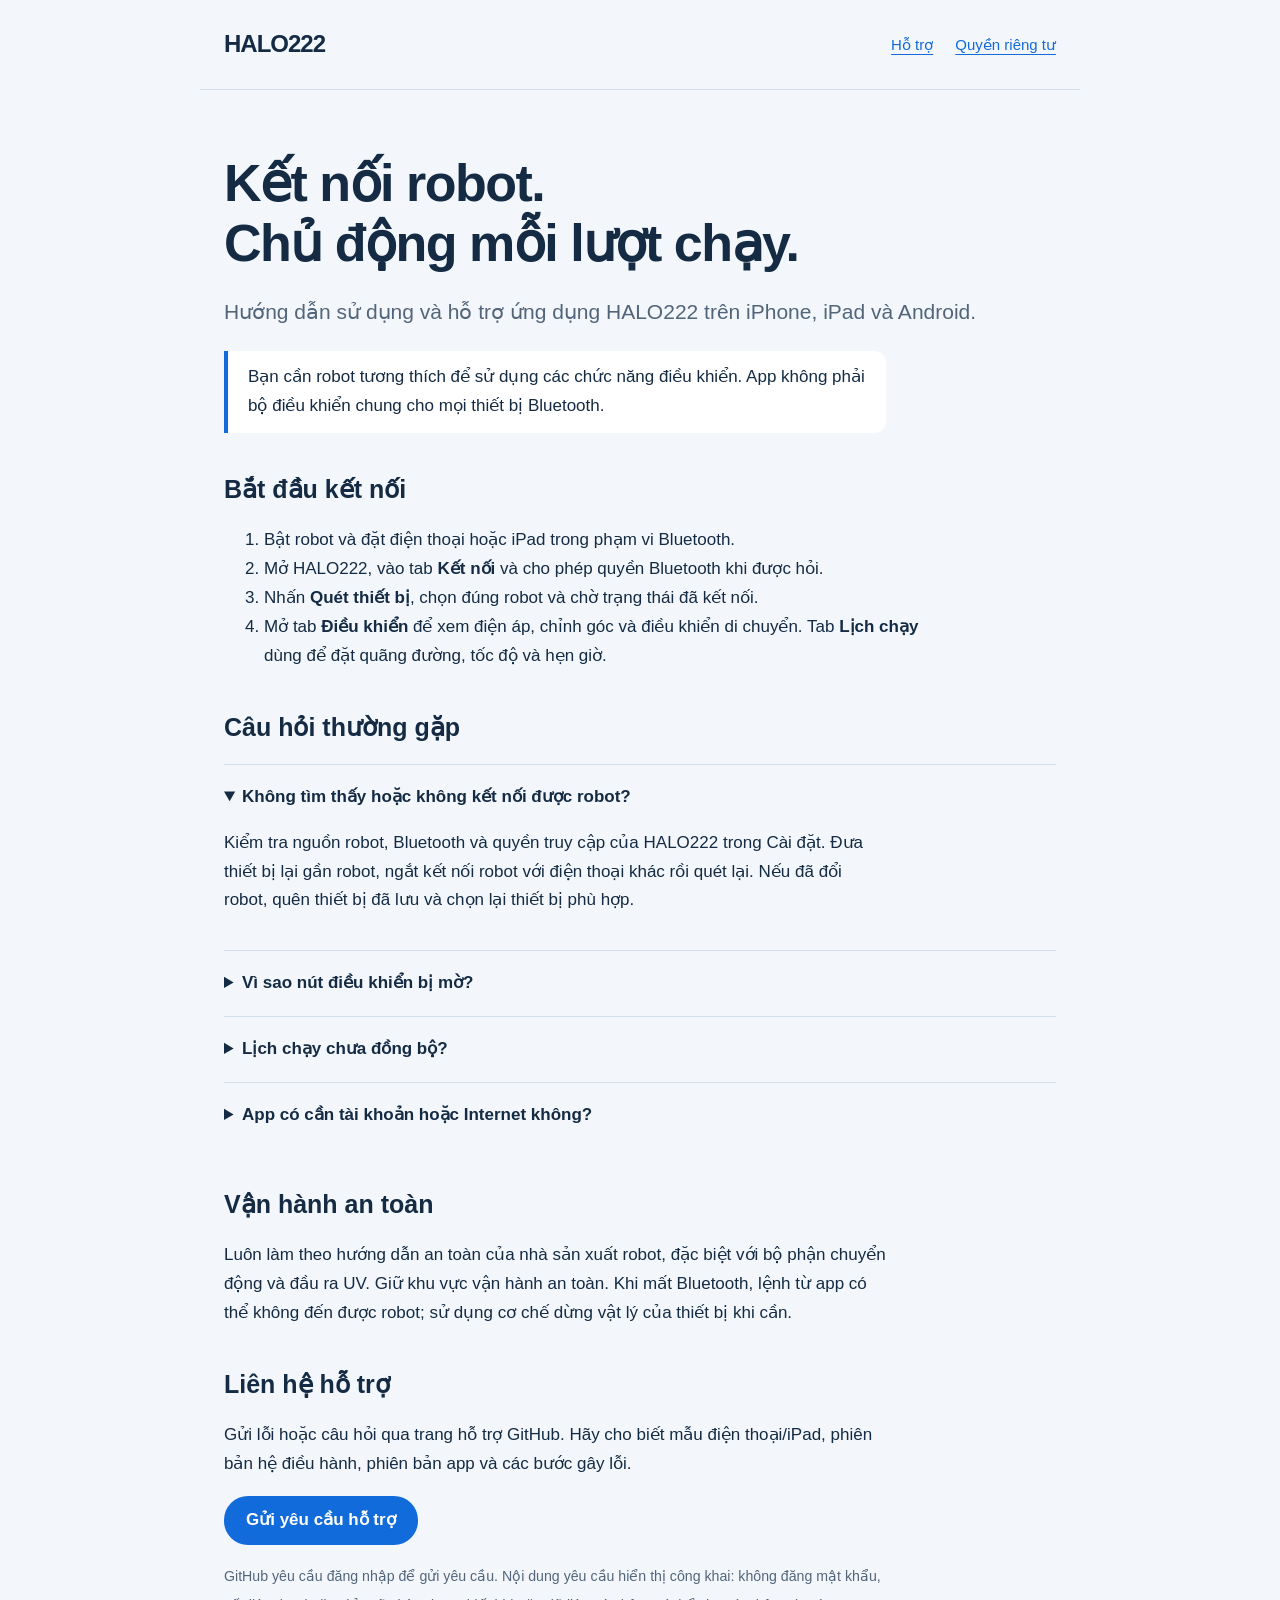
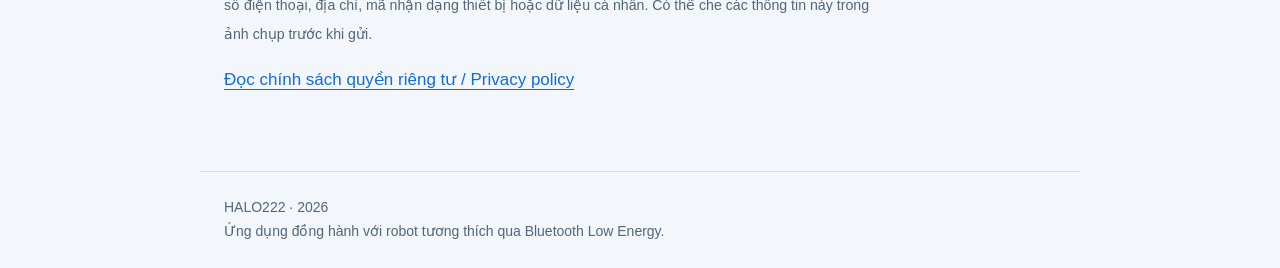
<file: index.html>
<!doctype html>
<html lang="vi"><head><meta charset="utf-8"><meta name="viewport" content="width=device-width, initial-scale=1"><meta name="description" content="Hỗ trợ HALO222 — ứng dụng điều khiển robot HALO222 qua Bluetooth."><title>Hỗ trợ HALO222 | HALO222</title><link rel="stylesheet" href="style.css"></head><body><header><a class="brand" href="./">HALO222</a><nav aria-label="Điều hướng"><a href="./">Hỗ trợ</a><a href="privacy.html">Quyền riêng tư</a></nav></header><main><h1>Kết nối robot.<br>Chủ động mỗi lượt chạy.</h1><p class="lead">Hướng dẫn sử dụng và hỗ trợ ứng dụng HALO222 trên iPhone, iPad và Android.</p><p class="notice">Bạn cần robot tương thích để sử dụng các chức năng điều khiển. App không phải bộ điều khiển chung cho mọi thiết bị Bluetooth.</p><h2>Bắt đầu kết nối</h2><ol><li>Bật robot và đặt điện thoại hoặc iPad trong phạm vi Bluetooth.</li><li>Mở HALO222, vào tab <strong>Kết nối</strong> và cho phép quyền Bluetooth khi được hỏi.</li><li>Nhấn <strong>Quét thiết bị</strong>, chọn đúng robot và chờ trạng thái đã kết nối.</li><li>Mở tab <strong>Điều khiển</strong> để xem điện áp, chỉnh góc và điều khiển di chuyển. Tab <strong>Lịch chạy</strong> dùng để đặt quãng đường, tốc độ và hẹn giờ.</li></ol><h2>Câu hỏi thường gặp</h2><details open><summary>Không tìm thấy hoặc không kết nối được robot?</summary><p>Kiểm tra nguồn robot, Bluetooth và quyền truy cập của HALO222 trong Cài đặt. Đưa thiết bị lại gần robot, ngắt kết nối robot với điện thoại khác rồi quét lại. Nếu đã đổi robot, quên thiết bị đã lưu và chọn lại thiết bị phù hợp.</p></details><details><summary>Vì sao nút điều khiển bị mờ?</summary><p>Một số thao tác chỉ khả dụng khi đã kết nối hoặc đã đồng bộ dữ liệu với robot. Kiểm tra trạng thái kết nối và chờ thiết bị phản hồi trước khi tiếp tục.</p></details><details><summary>Lịch chạy chưa đồng bộ?</summary><p>Vào tab Lịch chạy và chọn Đồng bộ lại. Chờ app nhận thông tin từ robot trước khi thêm hoặc sửa mốc. HALO222 hỗ trợ tối đa 10 mốc hẹn giờ.</p></details><details><summary>App có cần tài khoản hoặc Internet không?</summary><p>Không cần đăng nhập. Kết nối và điều khiển robot thực hiện trực tiếp qua Bluetooth; không cần Internet cho các thao tác này.</p></details><h2>Vận hành an toàn</h2><p>Luôn làm theo hướng dẫn an toàn của nhà sản xuất robot, đặc biệt với bộ phận chuyển động và đầu ra UV. Giữ khu vực vận hành an toàn. Khi mất Bluetooth, lệnh từ app có thể không đến được robot; sử dụng cơ chế dừng vật lý của thiết bị khi cần.</p><h2>Liên hệ hỗ trợ</h2><p>Gửi lỗi hoặc câu hỏi qua trang hỗ trợ GitHub. Hãy cho biết mẫu điện thoại/iPad, phiên bản hệ điều hành, phiên bản app và các bước gây lỗi.</p><p><a class="button" href="https://github.com/xuanvinh1997/halo222-support/issues/new?title=HALO222%20support">Gửi yêu cầu hỗ trợ</a></p><p><small>GitHub yêu cầu đăng nhập để gửi yêu cầu. Nội dung yêu cầu hiển thị công khai: không đăng mật khẩu, số điện thoại, địa chỉ, mã nhận dạng thiết bị hoặc dữ liệu cá nhân. Có thể che các thông tin này trong ảnh chụp trước khi gửi.</small></p><p><a href="privacy.html">Đọc chính sách quyền riêng tư / Privacy policy</a></p></main><footer>HALO222 · 2026<br>Ứng dụng đồng hành với robot tương thích qua Bluetooth Low Energy.</footer></body></html>
</file>
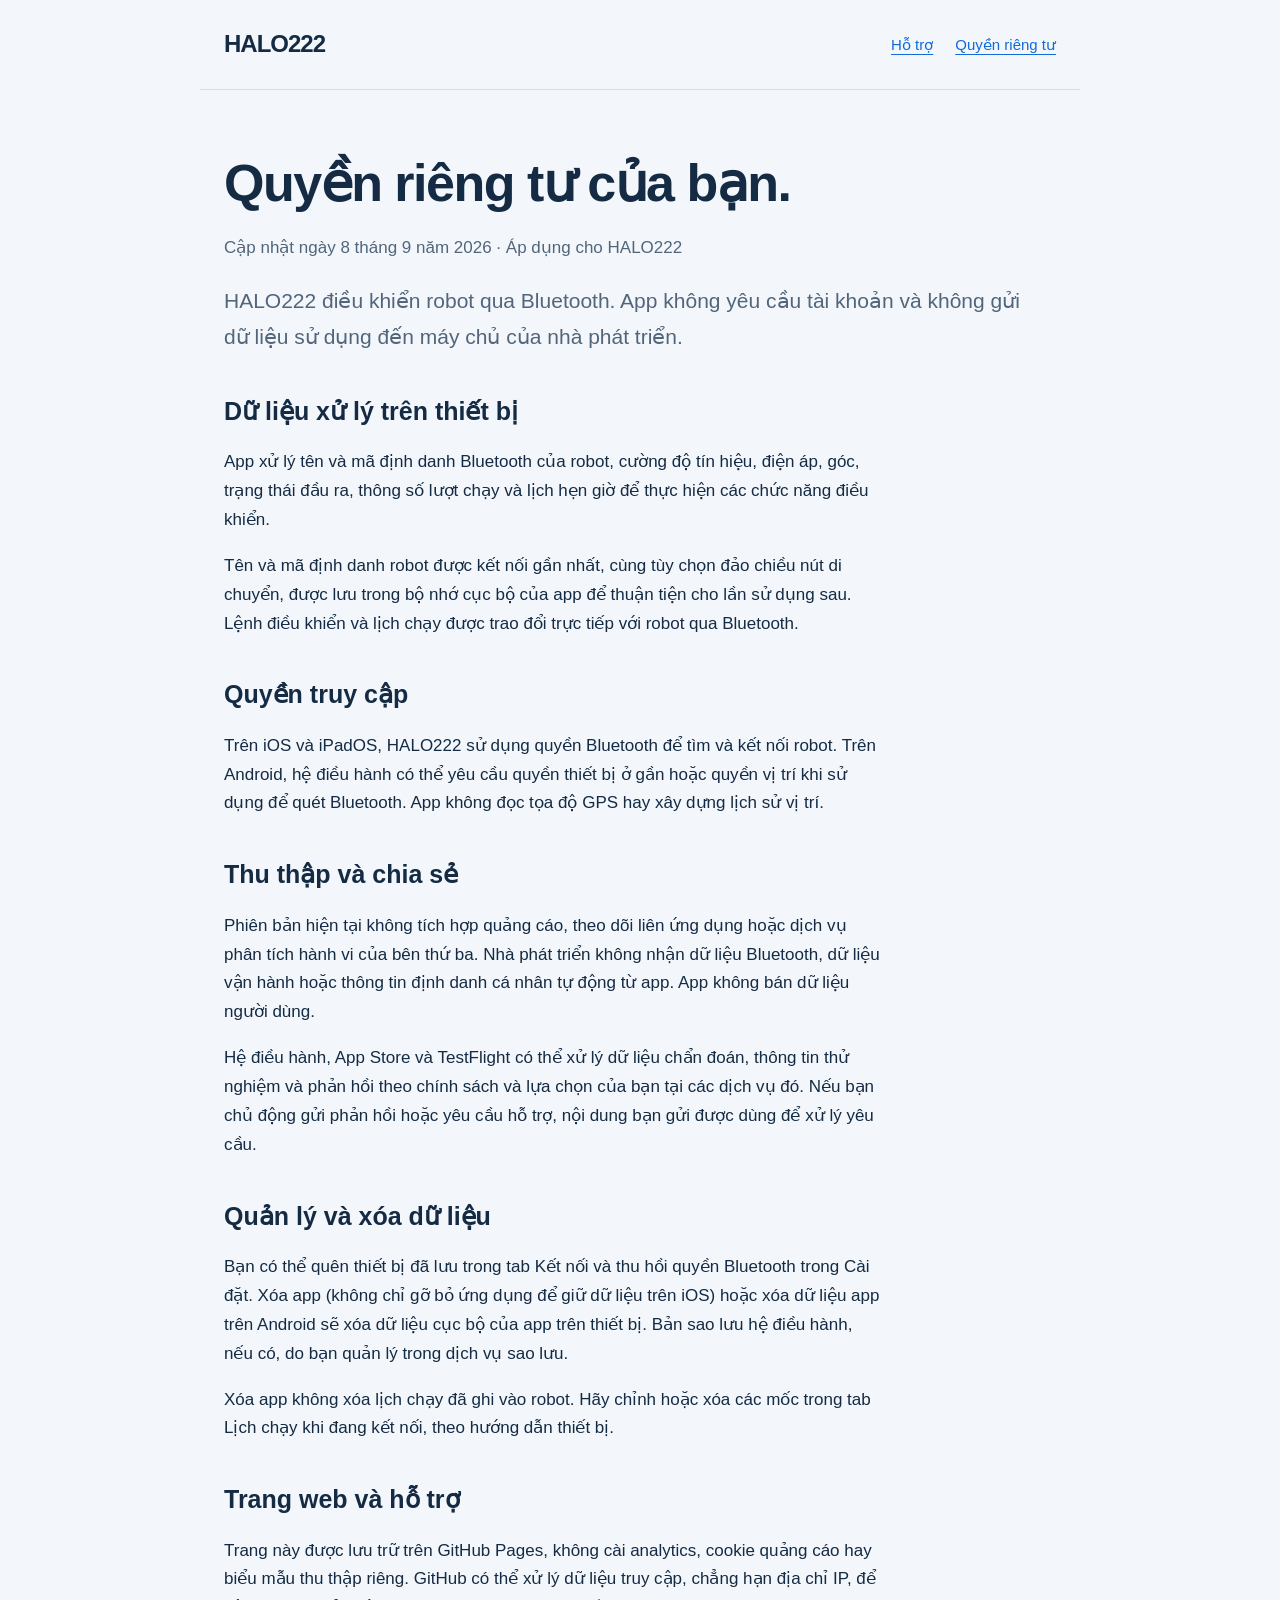
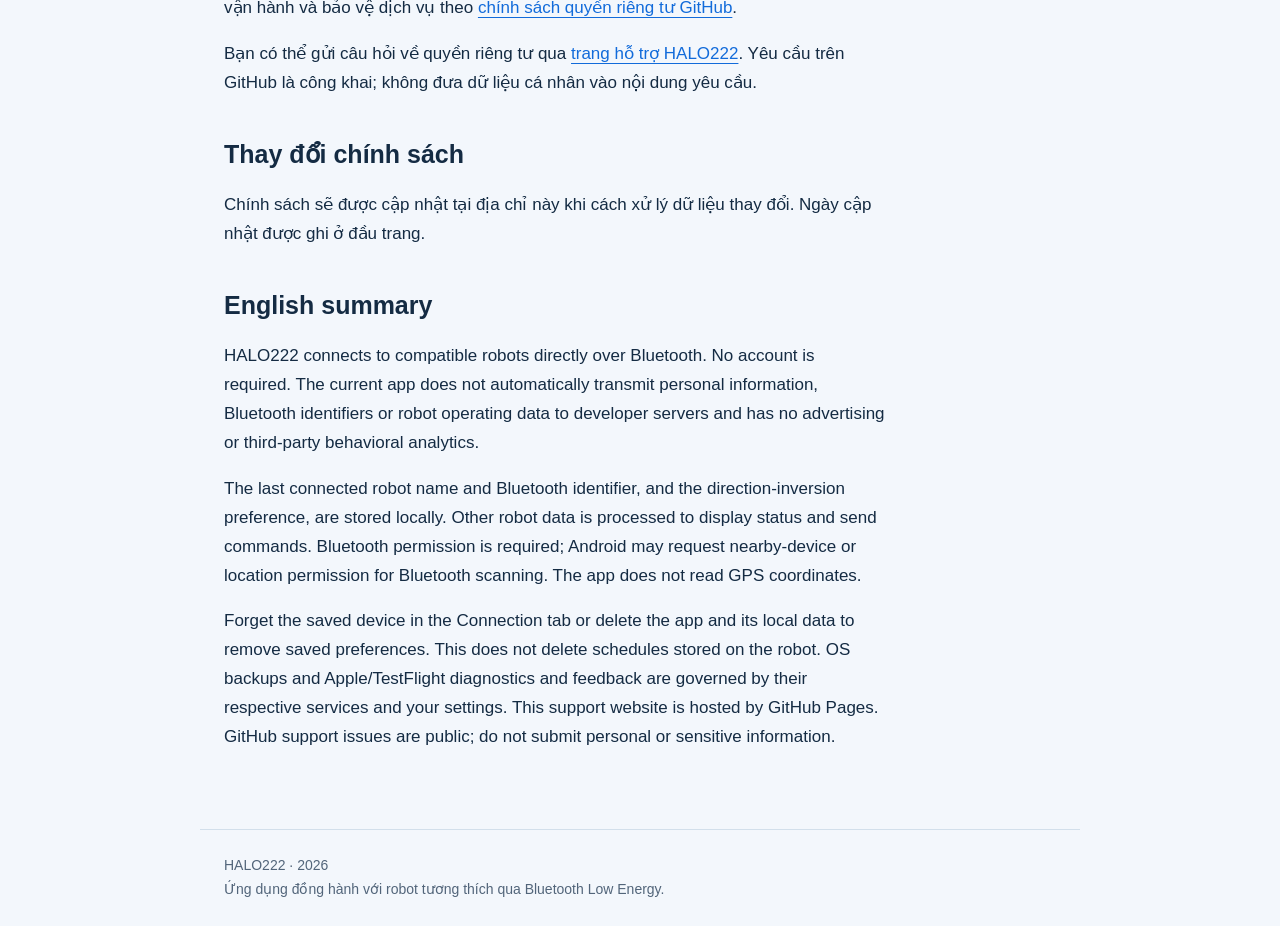
<file: privacy.html>
<!doctype html>
<html lang="vi"><head><meta charset="utf-8"><meta name="viewport" content="width=device-width, initial-scale=1"><meta name="description" content="Chính sách quyền riêng tư — ứng dụng điều khiển robot HALO222 qua Bluetooth."><title>Chính sách quyền riêng tư | HALO222</title><link rel="stylesheet" href="style.css"></head><body><header><a class="brand" href="./">HALO222</a><nav aria-label="Điều hướng"><a href="./">Hỗ trợ</a><a href="privacy.html">Quyền riêng tư</a></nav></header><main><h1>Quyền riêng tư của bạn.</h1><p class="muted">Cập nhật ngày 8 tháng 9 năm 2026 · Áp dụng cho HALO222</p><p class="lead">HALO222 điều khiển robot qua Bluetooth. App không yêu cầu tài khoản và không gửi dữ liệu sử dụng đến máy chủ của nhà phát triển.</p><h2>Dữ liệu xử lý trên thiết bị</h2><p>App xử lý tên và mã định danh Bluetooth của robot, cường độ tín hiệu, điện áp, góc, trạng thái đầu ra, thông số lượt chạy và lịch hẹn giờ để thực hiện các chức năng điều khiển.</p><p>Tên và mã định danh robot được kết nối gần nhất, cùng tùy chọn đảo chiều nút di chuyển, được lưu trong bộ nhớ cục bộ của app để thuận tiện cho lần sử dụng sau. Lệnh điều khiển và lịch chạy được trao đổi trực tiếp với robot qua Bluetooth.</p><h2>Quyền truy cập</h2><p>Trên iOS và iPadOS, HALO222 sử dụng quyền Bluetooth để tìm và kết nối robot. Trên Android, hệ điều hành có thể yêu cầu quyền thiết bị ở gần hoặc quyền vị trí khi sử dụng để quét Bluetooth. App không đọc tọa độ GPS hay xây dựng lịch sử vị trí.</p><h2>Thu thập và chia sẻ</h2><p>Phiên bản hiện tại không tích hợp quảng cáo, theo dõi liên ứng dụng hoặc dịch vụ phân tích hành vi của bên thứ ba. Nhà phát triển không nhận dữ liệu Bluetooth, dữ liệu vận hành hoặc thông tin định danh cá nhân tự động từ app. App không bán dữ liệu người dùng.</p><p>Hệ điều hành, App Store và TestFlight có thể xử lý dữ liệu chẩn đoán, thông tin thử nghiệm và phản hồi theo chính sách và lựa chọn của bạn tại các dịch vụ đó. Nếu bạn chủ động gửi phản hồi hoặc yêu cầu hỗ trợ, nội dung bạn gửi được dùng để xử lý yêu cầu.</p><h2>Quản lý và xóa dữ liệu</h2><p>Bạn có thể quên thiết bị đã lưu trong tab Kết nối và thu hồi quyền Bluetooth trong Cài đặt. Xóa app (không chỉ gỡ bỏ ứng dụng để giữ dữ liệu trên iOS) hoặc xóa dữ liệu app trên Android sẽ xóa dữ liệu cục bộ của app trên thiết bị. Bản sao lưu hệ điều hành, nếu có, do bạn quản lý trong dịch vụ sao lưu.</p><p>Xóa app không xóa lịch chạy đã ghi vào robot. Hãy chỉnh hoặc xóa các mốc trong tab Lịch chạy khi đang kết nối, theo hướng dẫn thiết bị.</p><h2>Trang web và hỗ trợ</h2><p>Trang này được lưu trữ trên GitHub Pages, không cài analytics, cookie quảng cáo hay biểu mẫu thu thập riêng. GitHub có thể xử lý dữ liệu truy cập, chẳng hạn địa chỉ IP, để vận hành và bảo vệ dịch vụ theo <a href="https://docs.github.com/en/site-policy/privacy-policies/github-general-privacy-statement">chính sách quyền riêng tư GitHub</a>.</p><p>Bạn có thể gửi câu hỏi về quyền riêng tư qua <a href="https://github.com/xuanvinh1997/halo222-support/issues/new?title=Privacy%20question">trang hỗ trợ HALO222</a>. Yêu cầu trên GitHub là công khai; không đưa dữ liệu cá nhân vào nội dung yêu cầu.</p><h2>Thay đổi chính sách</h2><p>Chính sách sẽ được cập nhật tại địa chỉ này khi cách xử lý dữ liệu thay đổi. Ngày cập nhật được ghi ở đầu trang.</p><section lang="en"><h2>English summary</h2><p>HALO222 connects to compatible robots directly over Bluetooth. No account is required. The current app does not automatically transmit personal information, Bluetooth identifiers or robot operating data to developer servers and has no advertising or third-party behavioral analytics.</p><p>The last connected robot name and Bluetooth identifier, and the direction-inversion preference, are stored locally. Other robot data is processed to display status and send commands. Bluetooth permission is required; Android may request nearby-device or location permission for Bluetooth scanning. The app does not read GPS coordinates.</p><p>Forget the saved device in the Connection tab or delete the app and its local data to remove saved preferences. This does not delete schedules stored on the robot. OS backups and Apple/TestFlight diagnostics and feedback are governed by their respective services and your settings. This support website is hosted by GitHub Pages. GitHub support issues are public; do not submit personal or sensitive information.</p></section></main><footer>HALO222 · 2026<br>Ứng dụng đồng hành với robot tương thích qua Bluetooth Low Energy.</footer></body></html>
</file>
<file: style.css>
:root{color-scheme:light;--paper:#f3f7fc;--ink:#142b43;--blue:#126bda;--muted:#52657a;--line:#d2dfeb}*{box-sizing:border-box}body{margin:0;background:var(--paper);color:var(--ink);font:17px/1.7 "Avenir Next",Arial,sans-serif}a{color:var(--blue);text-underline-offset:4px}a:focus-visible,summary:focus-visible{outline:3px solid var(--blue);outline-offset:5px}header,main,footer{max-width:880px;margin:auto;padding:24px}header{display:flex;align-items:center;justify-content:space-between;gap:24px;border-bottom:1px solid var(--line)}.brand{font-size:24px;font-weight:800;text-decoration:none;color:var(--ink);letter-spacing:-1px}nav{display:flex;gap:22px;font-size:15px}h1{font-size:clamp(34px,6vw,52px);line-height:1.15;letter-spacing:-1.5px;margin:40px 0 20px}h2{font-size:25px;line-height:1.3;margin-top:40px}p,li{max-width:70ch}.lead{font-size:21px;color:var(--muted)}.notice{border-left:4px solid var(--blue);padding:12px 20px;background:#fff;border-radius:0 12px 12px 0}.button{display:inline-block;border-radius:24px;padding:10px 22px;background:var(--blue);color:white;text-decoration:none;font-weight:600}details{border-top:1px solid var(--line);padding:18px 0}summary{cursor:pointer;font-weight:600}footer{margin-top:36px;border-top:1px solid var(--line);font-size:14px;color:var(--muted)}small,.muted{color:var(--muted)}@media(max-width:520px){header{align-items:flex-start;flex-direction:column;gap:8px}header,main,footer{padding:20px}h1{margin-top:24px}nav{gap:18px}}
</file>
